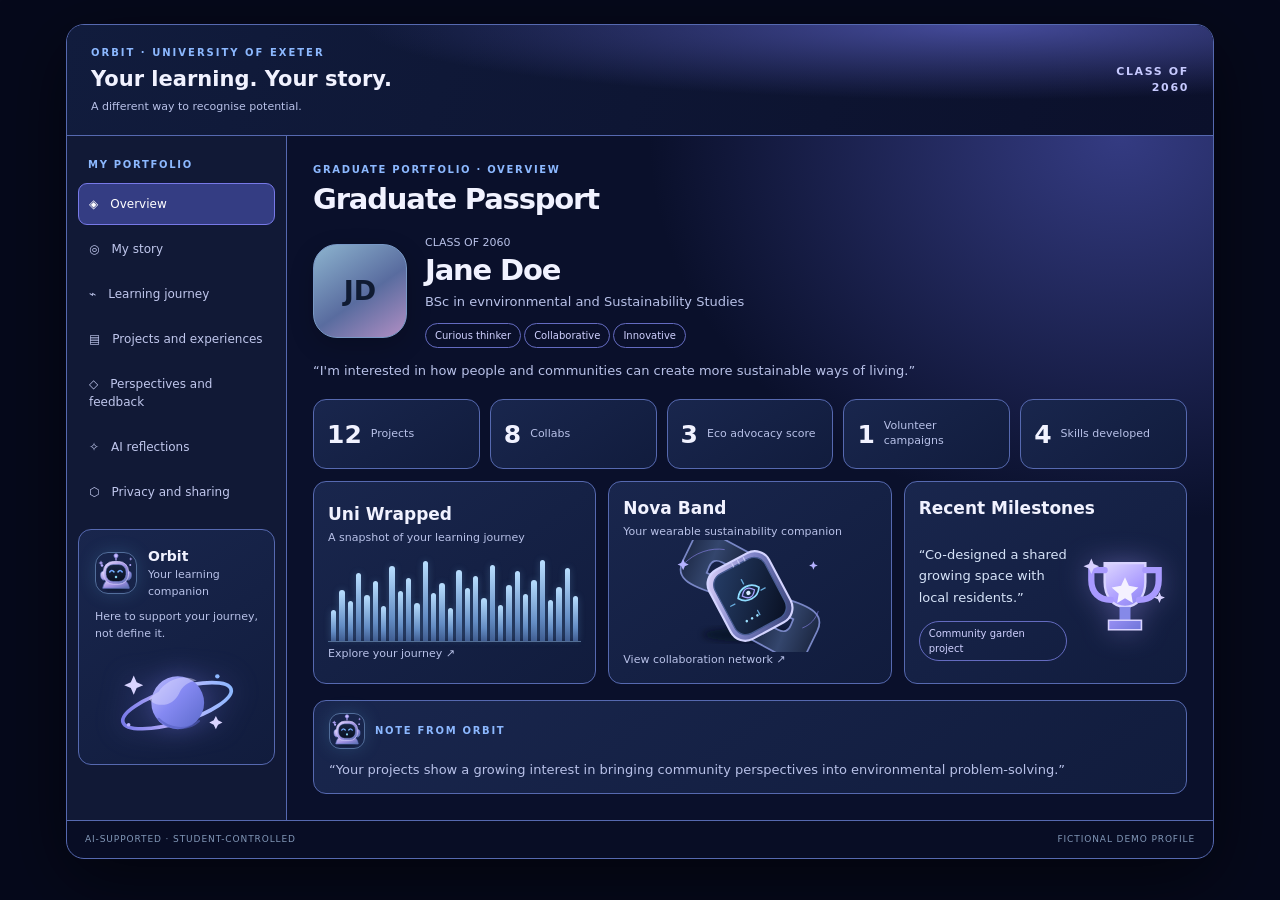
<file: index.html>
<!doctype html>
<html lang="en">
<head>
<meta charset="utf-8">
<meta name="viewport" content="width=device-width,initial-scale=1">
<title>Orbit — Graduate Portfolio Prototype</title>
  <link rel="stylesheet" href="styles.css">
</head>
<body>
<div class="app"><div class="frame">
<header><div><div class="brand">ORBIT · UNIVERSITY OF EXETER</div><div class="headline">Your learning. Your story.</div><div class="mini" style="margin-top:3px">A different way to recognise potential.</div></div><div class="year">CLASS OF<br>2060</div></header>
<div class="layout">
<nav class="sidebar" aria-label="Portfolio sections">
<div style="width:100%"><div class="eyebrow" style="padding:5px 10px 8px">My portfolio</div>
<button class="nav active" data-page="overview">◈　Overview</button>
<button class="nav" data-page="story">◎　My story</button>
<button class="nav" data-page="journey">⌁　Learning journey</button>
<button class="nav" data-page="projects">▤　Projects and experiences</button>
<button class="nav" data-page="feedback">◇　Perspectives and feedback</button>
<button class="nav" data-page="ai">✧　AI reflections</button>
<button class="nav" data-page="privacy">⬡　Privacy and sharing</button>
</div>
<div class="card section"><div class="orbit-card"><img class="orbit-avatar" src="orbit-robot.svg" alt="Orbit robot avatar"><div><b>Orbit</b><div class="mini">Your learning companion</div></div></div><p class="mini" style="margin-top:9px">Here to support your journey, not define it.</p><img class="sidebar-planet" src="orbit-planet.svg" alt="A little lavender planet with orbiting rings"></div>
</nav>
<main class="main" id="content" aria-live="polite"></main>
</div>
<footer><span>AI-SUPPORTED · STUDENT-CONTROLLED</span><span>FICTIONAL DEMO PROFILE</span></footer>
</div></div>
  <script src="app.js" defer></script>
</body></html>
</file>
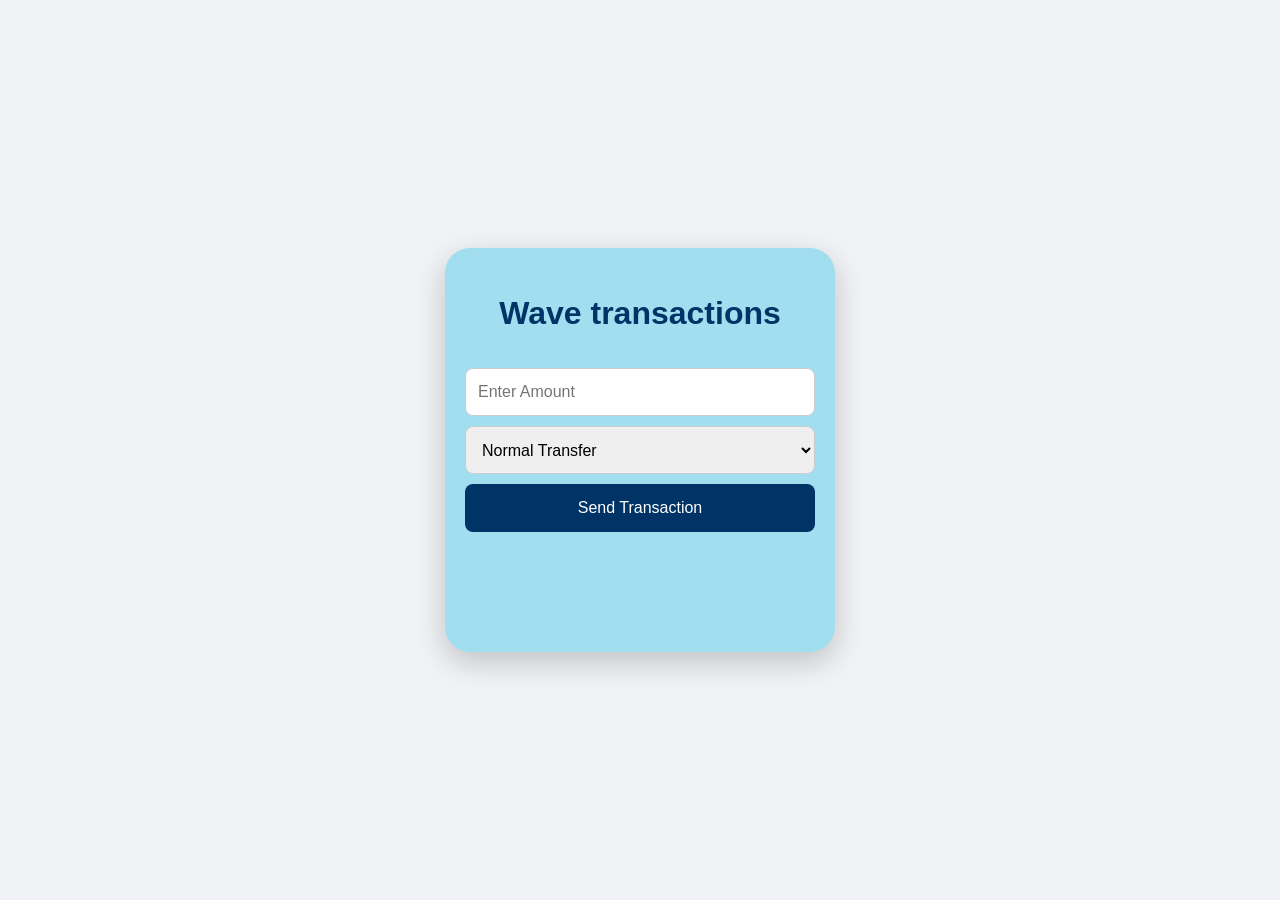
<file: index1.html>
<!DOCTYPE html>
<html>
<head>
  <title>Wave transactions</title>
  <meta name="viewport" content="width=device-width, initial-scale=1.0">
  <style>
    body {
      margin: 0;
      font-family: Arial, sans-serif;
      background-color: #f0f2f5;
      display: flex;
      justify-content: center;
      align-items: center;
      height: 100vh;
    }

    .phone {
      width: 350px;
      background: rgb(161, 222, 239); 
      border-radius: 25px;
      box-shadow: 0 10px 30px rgba(0,0,0,0.2);
      padding: 20px;
    }

    h2 {
      text-align: center;
      font-family: Arial, sans-serif;
      font-size: 32px;
      color: #003366;
    }

    input, select, button {
      width: 100%;
      padding: 12px;
      margin-top: 10px;
      border-radius: 8px;
      border: 1px solid #ccc;
      font-size: 16px;
      box-sizing: border-box;
      height: 48px;
    }

    button {
      background-color: #003366;
      color: white;
      border: none;
      cursor: pointer;
    }

    button:hover {
      background-color: #0055aa;
    }

    .status {
      margin-top: 20px;
      height: 80px;
      border-radius: 12px;
      display: flex;
      justify-content: center;
      align-items: center;
      font-weight: bold;
      font-size: 18px;
      color: rgb(65, 186, 231);
    }

    .green { background: #28a745; color: black;}
    .yellow { background: #f3880f; color: black; }
    .red { background: #dc3545;color: black; }
  </style>
</head>

<body>

<div class="phone">
  <h2>Wave transactions</h2>

  <input type="number" id="amount" placeholder="Enter Amount">

  <select id="risk">
    <option value="low">Normal Transfer</option>
    <option value="medium">New Recipient</option>
    <option value="high">Foreign Account</option>
  </select>

  <button onclick="evaluateTransaction()">Send Transaction</button>

  <div id="result" class="status"></div>
</div>

<script>
  function evaluateTransaction() {
    const amount = document.getElementById("amount").value;
    const risk = document.getElementById("risk").value;
    const result = document.getElementById("result");

    result.className = "status";

    if (risk === "high" || amount > 1000) {
      result.classList.add("red");
      result.innerText = "Multifactor Authentication Required";
    } 
    else if (risk === "medium" || amount > 99) {
      result.classList.add("yellow");
      result.innerText = "Transaction Flagged - Enter Password";
    } 
    else {
      result.classList.add("green");
      result.innerText = "Transaction Approved";
    }
  }
</script>

</body>
</html>
</file>
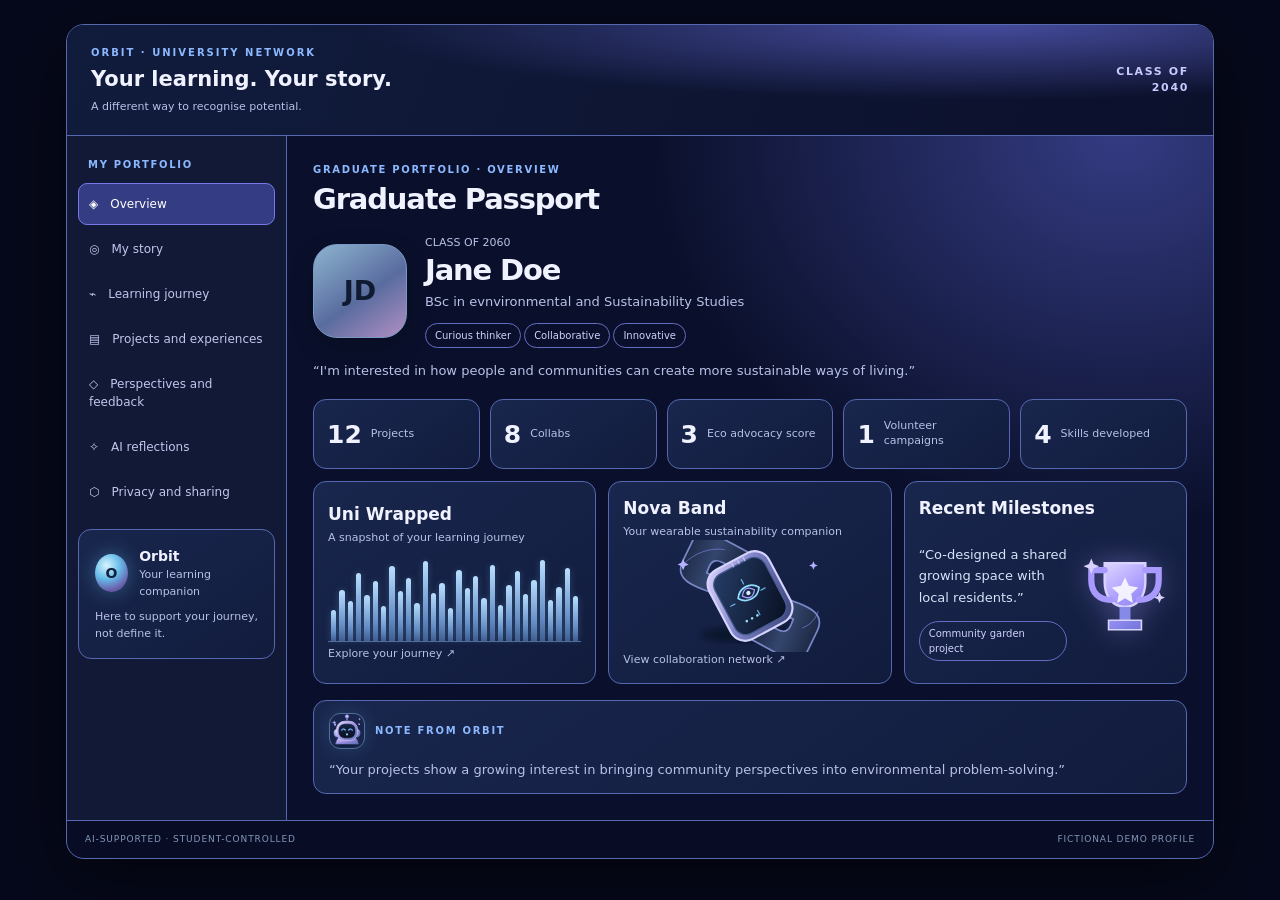
<file: index2.html>
<!doctype html>
<html lang="en">
<head>
<meta charset="utf-8">
<meta name="viewport" content="width=device-width,initial-scale=1">
<title>Orbit — Graduate Portfolio Prototype</title>
  <link rel="stylesheet" href="styles.css">
</head>
<body>
<div class="app"><div class="frame">
<header><div><div class="brand">ORBIT · UNIVERSITY NETWORK</div><div class="headline">Your learning. Your story.</div><div class="mini" style="margin-top:3px">A different way to recognise potential.</div></div><div class="year">CLASS OF<br>2040</div></header>
<div class="layout">
<nav class="sidebar" aria-label="Portfolio sections">
<div style="width:100%"><div class="eyebrow" style="padding:5px 10px 8px">My portfolio</div>
<button class="nav active" data-page="overview">◈　Overview</button>
<button class="nav" data-page="story">◎　My story</button>
<button class="nav" data-page="journey">⌁　Learning journey</button>
<button class="nav" data-page="projects">▤　Projects and experiences</button>
<button class="nav" data-page="feedback">◇　Perspectives and feedback</button>
<button class="nav" data-page="ai">✧　AI reflections</button>
<button class="nav" data-page="privacy">⬡　Privacy and sharing</button>
</div>
<div class="card section"><div class="orbit-card"><div class="orb">O</div><div><b>Orbit</b><div class="mini">Your learning companion</div></div></div><p class="mini" style="margin-top:9px">Here to support your journey, not define it.</p></div>
</nav>
<main class="main" id="content" aria-live="polite"></main>
</div>
<footer><span>AI-SUPPORTED · STUDENT-CONTROLLED</span><span>FICTIONAL DEMO PROFILE</span></footer>
</div></div>
  <script src="app.js" defer></script>
</body></html>
</file>
<file: styles.css>
:root{--bg:#080d25;--panel:#111c3d;--panel2:#19264d;--line:#5669b0;--text:#f1f2ff;--muted:#b8c1e8;--blue:#8cb8ff;--accent:#a99aff}
*{box-sizing:border-box}body{margin:0;background:#06091b;color:var(--text);font:14px/1.5 Inter,ui-sans-serif,system-ui,sans-serif}
button{font:inherit;cursor:pointer}.app{max-width:1180px;margin:24px auto;padding:0 16px}.frame{background:var(--bg);border:1px solid var(--line);border-radius:18px;overflow:hidden;box-shadow:0 20px 70px #0008}
header{padding:20px 24px;background:radial-gradient(ellipse at 80% 0%,#454b9b 0%,transparent 48%),linear-gradient(110deg,#111c3d,#0b102b);border-bottom:1px solid var(--line);display:flex;justify-content:space-between;gap:12px;align-items:center}
.brand,.eyebrow{font-size:10px;letter-spacing:.17em;color:var(--blue);font-weight:800;text-transform:uppercase}.brand{letter-spacing:.2em}
.headline{font-size:21px;font-weight:700;margin-top:4px}.year{text-align:right;color:#c7caff;font-size:11px;font-weight:700;letter-spacing:.15em}
.layout{display:grid;grid-template-columns:220px minmax(0,1fr);min-height:640px}.sidebar{padding:16px 11px;background:#111936;border-right:1px solid var(--line)}
.nav{width:100%;display:flex;gap:10px;align-items:center;text-align:left;padding:11px 10px;border-radius:9px;color:#c0c7ed;font-size:12px;margin:3px 0;border:1px solid transparent;background:transparent}
.nav.active{background:#343d83;border-color:#7779e8;color:#fff}.nav:hover{background:#28366a;color:white}
.main{padding:26px;background:radial-gradient(ellipse at 90% 0%,#343b82 0%,transparent 40%),#0a102b;min-width:0}
h1{font-size:29px;line-height:1.2;letter-spacing:-.04em;margin:5px 0 8px}h2{font-size:17px;margin:0 0 8px}p{margin:0}.muted{color:var(--muted);font-size:13px;line-height:1.7}
.profile{display:flex;align-items:center;gap:18px;margin:22px 0 15px}.avatar{width:84px;height:84px;border-radius:22px;background:linear-gradient(145deg,#8db4cf,#596c9f 55%,#b28fc4);display:grid;place-items:center;font-size:28px;font-weight:800;color:#101b32;flex-shrink:0}
.tags{margin-top:7px}.tag{display:inline-block;padding:4px 9px;border:1px solid #646bc0;border-radius:99px;color:#d0d1ff;font-size:10px;margin:3px 3px 0 0}
.grid{display:grid;grid-template-columns:repeat(3,minmax(0,1fr));gap:12px;margin-top:18px}.two{grid-template-columns:repeat(2,minmax(0,1fr))}
.card{background:linear-gradient(145deg,var(--panel2),var(--panel));border:1px solid var(--line);border-radius:13px;padding:16px;min-width:0}
.stat{font-size:26px;font-weight:750}.mini{font-size:11px;color:var(--muted)}.section{margin-top:16px}
.orbit-card{display:flex;align-items:center;gap:11px}.orb{width:38px;height:38px;border-radius:50%;background:radial-gradient(circle at 35% 30%,#d6f4ff,#66bce9 40%,#6959a7 75%);box-shadow:0 0 20px #65b8eb66;display:grid;place-items:center;color:#13213b;font-weight:900}
.timeline{border-left:1px solid #53739c;margin:9px 0 5px 7px;padding-left:19px}.entry{position:relative;margin:0 0 22px}.dot{width:9px;height:9px;border-radius:50%;background:var(--accent);position:absolute;left:-24px;top:5px;box-shadow:0 0 12px var(--accent)}.entry b{font-size:13px}.entry p{font-size:12px;color:var(--muted);margin-top:4px}
.action{background:#555bc0;color:#fff;border:1px solid #8589ef;border-radius:8px;padding:9px 12px;font-size:12px}.action:hover{background:#7379df}
.project{cursor:pointer;text-align:left;width:100%;color:inherit}.project:hover{border-color:#6b9acb;transform:translateY(-1px)}
.reply{margin-top:12px;padding:11px;border-radius:9px;background:#111a3a;border:1px solid #5669b0;color:#d0d5ff;font-size:12px}
.setting{display:flex;justify-content:space-between;gap:12px;align-items:center;padding:12px 0;border-bottom:1px solid #293e5e}.status{font-size:11px;color:#a8d9bb}
footer{padding:12px 18px;border-top:1px solid var(--line);display:flex;justify-content:space-between;gap:10px;color:#8298b8;font-size:9px;letter-spacing:.1em}
@media(max-width:680px){.app{margin:8px auto;padding:0 7px}.layout{grid-template-columns:1fr}.sidebar{display:flex;overflow-x:auto;gap:4px;padding:8px;border-right:0;border-bottom:1px solid var(--line)}.nav{white-space:nowrap;width:auto;flex-shrink:0;padding:9px}.main{padding:17px}.grid{gap:8px}.card{padding:12px}h1{font-size:25px}}
@media(max-width:390px){.grid{grid-template-columns:1fr 1fr}.profile{align-items:flex-start}.avatar{width:65px;height:65px}}

/* Overview passport layout — keeps the existing Orbit palette and shell intact. */
.orbit-avatar{width:42px;height:42px;display:block;flex:0 0 42px;border-radius:13px;object-fit:cover;border:1px solid #526e9b;box-shadow:0 0 18px #65b8eb30}
.graduate-profile{margin:18px 0 12px;align-items:center}
.graduate-avatar{width:94px;height:94px;border-radius:24px;font-size:27px;border:1px solid #7898c5;box-shadow:0 8px 24px #0003}
.graduate-details{min-width:0}
.graduate-details h1{margin:2px 0 3px}
.graduate-details .muted{margin:0}
.graduate-details .tags{margin-top:7px}
.graduate-bio{max-width:900px;margin:8px 0 0}
.stats-grid{grid-template-columns:repeat(5,minmax(0,1fr));gap:10px;margin-top:17px}
.stat-card{display:flex;align-items:center;gap:9px;padding:12px 13px;min-height:70px}
.stat-card .stat{font-size:25px;line-height:1;white-space:nowrap}
.stat-card .mini{line-height:1.35}
.passport-grid{grid-template-columns:repeat(3,minmax(0,1fr));gap:12px;margin-top:12px}
.passport-feature{min-height:170px;position:relative;overflow:hidden;padding:14px}
.passport-feature h2{margin:0 0 2px}
.wrapped-bars{height:91px;display:flex;align-items:flex-end;gap:3px;padding:7px 3px 0;margin-top:5px;border-bottom:1px solid #526b91}
.wrapped-bars i{display:block;flex:1;min-width:2px;border-radius:3px 3px 0 0;background:linear-gradient(180deg,#b9dfff,#648dc5 70%,#405d91);box-shadow:0 0 7px #7db9e944}
.bracelet-feature{display:flex;flex-direction:column}
.bracelet-image{display:block;width:100%;height:112px;object-fit:contain;margin:0 auto;min-height:0}
.milestone-feature{display:flex;flex-direction:column;align-items:flex-start}
.milestone-quote{font-size:13px;line-height:1.65;margin:12px 0 10px;color:#d6e3f8}
.orbit-note{padding:12px 15px}
.orbit-note-heading{display:flex;align-items:center;gap:10px}
.note-avatar{width:36px;height:36px;flex-basis:36px;border-radius:11px}
@media(max-width:900px){.stats-grid{grid-template-columns:repeat(3,minmax(0,1fr))}.passport-grid{grid-template-columns:repeat(2,minmax(0,1fr))}.milestone-feature{grid-column:1/-1;min-height:130px}}
@media(max-width:560px){.stats-grid{grid-template-columns:repeat(2,minmax(0,1fr))}.passport-grid{grid-template-columns:1fr}.milestone-feature{grid-column:auto}.graduate-profile{align-items:flex-start}.graduate-avatar{width:76px;height:76px;flex-basis:76px}.stat-card{padding:10px}.stat-card .stat{font-size:22px}}

/* Celestial decorations for the Orbit sidebar and milestone card. */
.sidebar-planet{display:block;width:100%;max-width:132px;height:92px;object-fit:contain;margin:14px auto 0;filter:drop-shadow(0 0 14px #8584ff66)}
.milestone-art{width:94px;height:94px;object-fit:contain;flex:0 0 94px;filter:drop-shadow(0 0 14px #a99aff66)}
.milestone-content{display:flex;align-items:center;justify-content:space-between;gap:8px;flex:1;min-height:105px}
.milestone-copy{min-width:0}
@media(max-width:560px){.sidebar-planet{display:none}.milestone-art{width:72px;height:72px;flex-basis:72px}}


/* =========================================
   UNI WRAPPED
   ========================================= */

.wrapped-summary {
  grid-template-columns: repeat(2, minmax(0, 1fr));
}

.wrapped-card {
  min-height: 145px;
}

.wrapped-card .stat {
  margin-top: 12px;
}


/* =========================================
   CLICKABLE OVERVIEW CARDS
   ========================================= */

.feature-link {
  width: 100%;
  color: inherit;
  text-align: left;
  font: inherit;
  cursor: pointer;
  transition: transform 0.2s ease, border-color 0.2s ease;
}

.feature-link:hover {
  transform: translateY(-3px);
  border-color: var(--accent);
}


/* =========================================
   RECORDING DISPLAY
   ========================================= */

.record-row {
  display: flex;
  align-items: center;
  flex-wrap: wrap;
  gap: 10px;
  margin-top: 12px;
}

.record-indicator {
  margin-left: auto;
  color: #ff858d;
  font-size: 11px;
  font-weight: bold;
}

.record-dot {
  display: inline-block;
  width: 8px;
  height: 8px;
  border-radius: 50%;
  background: #ff6878;
}

.waveform {
  display: flex;
  align-items: center;
  gap: 4px;
  height: 55px;
  margin-top: 10px;
}

.waveform i {
  width: 4px;
  border-radius: 5px;
  background: var(--accent);
  opacity: 0.85;
}


/* =========================================
   COLLABORATION NETWORK
   ========================================= */

.network {
  position: relative;
  width: 100%;
  max-width: 340px;
  height: 230px;
  margin: 20px auto;
}

.network-lines {
  position: absolute;
  inset: 0;
  width: 100%;
  height: 100%;
}

.network-lines line {
  stroke: #8985ee;
  opacity: 0.75;
  stroke-linecap: round;
}

.person-node {
  position: absolute;
  z-index: 2;
  width: 54px;
  height: 54px;
  border-radius: 50%;
  background: #343d83;
  color: white;
  border: 2px solid #a99aff;
  cursor: pointer;
  font-size: 11px;
  transition: box-shadow 0.2s ease;
}

.person-node:hover {
  box-shadow: 0 0 18px #a99aff;
}

.main-node {
  width: 64px;
  height: 64px;
  left: calc(50% - 32px);
  top: 84px;
  background: #7779e8;
}

.node-one {
  left: 7px;
  top: 17px;
}

.node-two {
  right: 7px;
  top: 17px;
}

.node-three {
  left: 7px;
  bottom: 0;
}

.node-four {
  right: 7px;
  bottom: 0;
}


/* =========================================
   PROJECT PERSPECTIVE SWITCH
   ========================================= */

.perspective-switch {
  display: flex;
  flex-wrap: wrap;
  gap: 8px;
  margin: 16px 0;
}

.perspective-switch .action.active {
  border-color: #a99aff;
  background: rgba(137, 133, 238, 0.18);
}


/* =========================================
   MOBILE LAYOUT
   ========================================= */

@media (max-width: 560px) {

  .wrapped-summary {
    grid-template-columns: 1fr;
  }

  .network {
    max-width: 300px;
  }

}




/* =========================================
   ORBIT MOBILE TOUCH FIX
   ========================================= */

@media (max-width: 680px) {

  /* Make the navigation a proper mobile menu */
  .sidebar {
    display: block;
    overflow: visible;
    padding: 12px;
  }

  /* Keep the navigation wrapper inside the sidebar */
  .sidebar > div:first-child {
    display: grid;
    grid-template-columns: repeat(2, minmax(0, 1fr));
    gap: 5px;
    width: 100%;
  }

  /* Make every navigation button easy to tap */
  .sidebar .nav {
    display: flex;
    width: 100%;
    min-height: 44px;
    justify-content: flex-start;
    align-items: center;
    white-space: normal;
    padding: 10px;
    margin: 0;
    font-size: 12px;
    touch-action: manipulation;
    -webkit-tap-highlight-color: transparent;
  }

  /* Hide the decorative Orbit sidebar card on phones */
  .sidebar > .card {
    display: none;
  }

  /* Improve touch response for all interactive buttons */
  button {
    touch-action: manipulation;
    -webkit-tap-highlight-color: transparent;
  }

  /* Prevent cards from becoming too small */
  .main {
    min-width: 0;
    padding: 14px;
  }

  .feature-link {
    min-height: 150px;
  }

  .person-node {
    min-width: 54px;
    min-height: 54px;
    touch-action: manipulation;
  }
}
</file>
